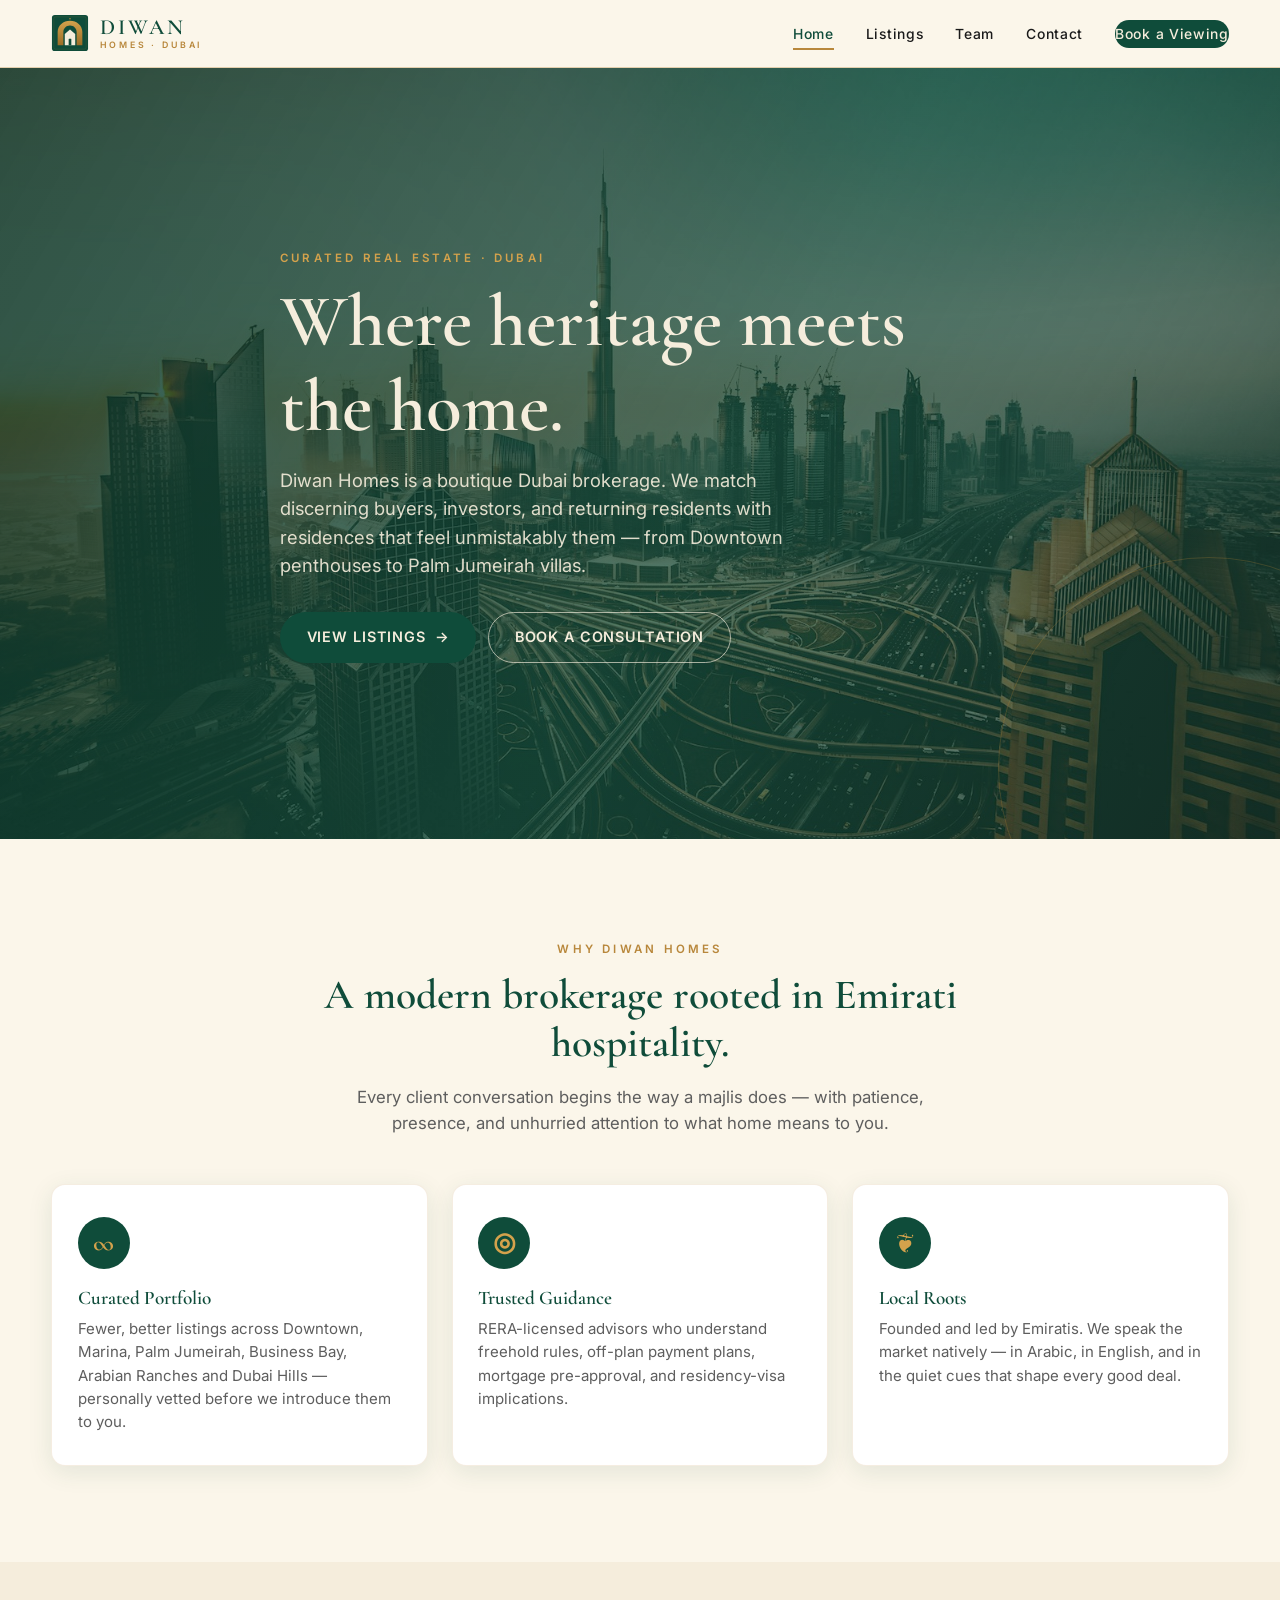
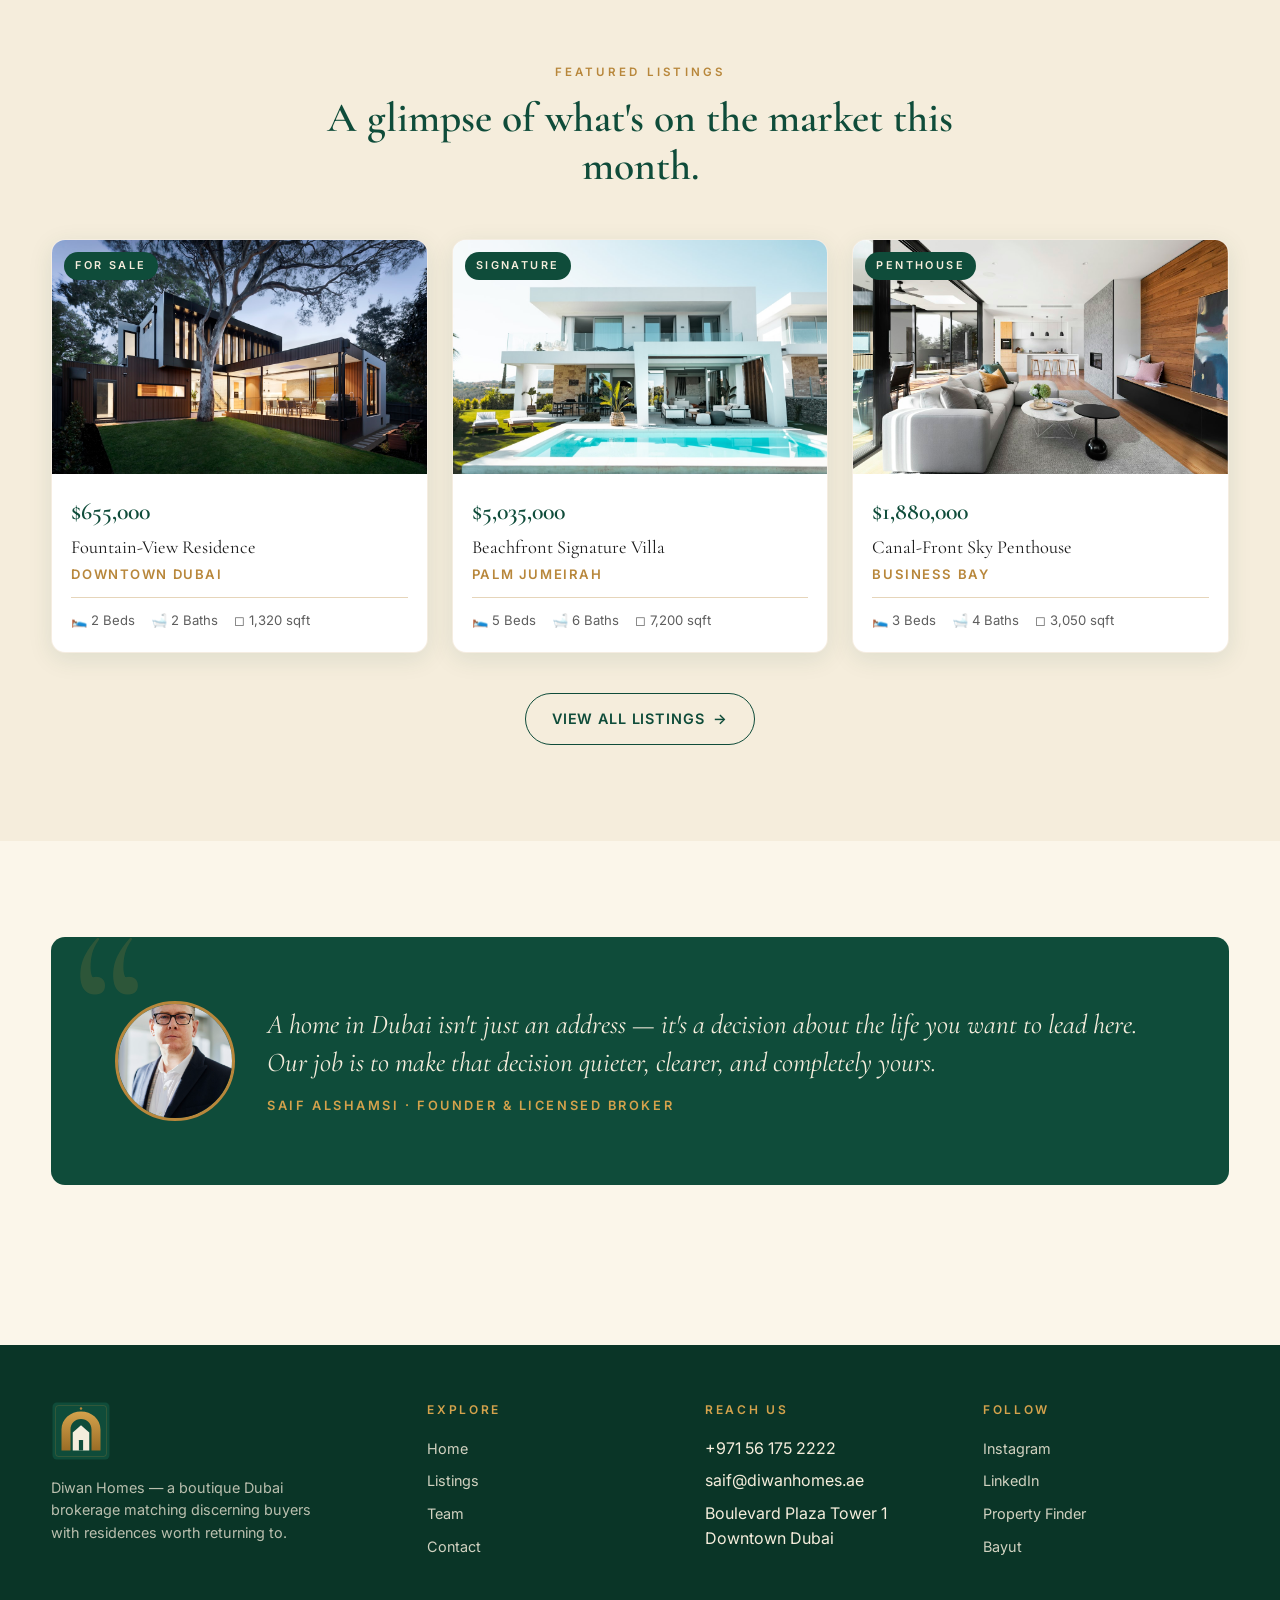
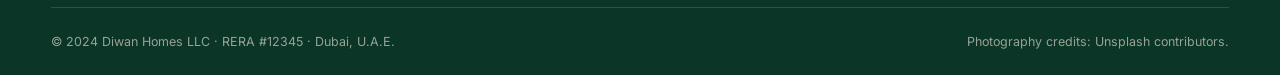
<file: index.html>
<!doctype html>
<html lang="en">
<head>
<meta charset="utf-8">
<meta name="viewport" content="width=device-width, initial-scale=1">
<title>Diwan Homes — Dubai Real Estate | Where Heritage Meets the Home</title>
<meta name="description" content="Diwan Homes is a Dubai-based real estate brokerage curating apartments, villas, and off-plan investments across the Emirate. Founded by Saif Alshamsi.">
<meta property="og:title" content="Diwan Homes — Dubai Real Estate">
<meta property="og:description" content="Curated properties across the Emirate of Dubai.">
<meta property="og:image" content="assets/logo-color.png">
<meta property="og:type" content="website">
<link rel="icon" type="image/svg+xml" href="assets/mark.svg">
<link rel="apple-touch-icon" href="assets/favicon-source.png">
<link rel="preconnect" href="https://fonts.googleapis.com">
<link rel="preconnect" href="https://fonts.gstatic.com" crossorigin>
<link href="https://fonts.googleapis.com/css2?family=Cormorant+Garamond:wght@500;600;700&family=Inter:wght@400;500;600&display=swap" rel="stylesheet">
<link rel="stylesheet" href="css/styles.css">
</head>
<body>

<header class="site-header">
  <div class="container nav">
    <a class="nav-brand" href="index.html">
      <img src="assets/mark.svg" alt="">
      <span class="stack">
        <span>DIWAN</span>
        <span class="sub">Homes &middot; Dubai</span>
      </span>
    </a>
    <button class="nav-toggle" aria-label="Toggle navigation" aria-expanded="false"><span></span></button>
    <ul class="nav-links">
      <li><a href="index.html">Home</a></li>
      <li><a href="listings.html">Listings</a></li>
      <li><a href="team.html">Team</a></li>
      <li><a href="contact.html">Contact</a></li>
      <li><a class="nav-cta" href="contact.html">Book a Viewing</a></li>
    </ul>
  </div>
</header>

<!-- HERO -->
<section class="hero">
  <div class="container hero-inner">
    <span class="eyebrow">Curated Real Estate &middot; Dubai</span>
    <h1>Where heritage meets the home.</h1>
    <p>Diwan Homes is a boutique Dubai brokerage. We match discerning buyers, investors, and returning residents with residences that feel unmistakably them &mdash; from Downtown penthouses to Palm Jumeirah villas.</p>
    <div class="hero-ctas">
      <a class="btn btn-primary" href="listings.html">View Listings <span class="arrow">&rarr;</span></a>
      <a class="btn btn-ghost" href="contact.html">Book a Consultation</a>
    </div>
  </div>
</section>

<!-- VALUE PROPS -->
<section>
  <div class="container">
    <div class="section-title">
      <span class="eyebrow">Why Diwan Homes</span>
      <h2>A modern brokerage rooted in Emirati hospitality.</h2>
      <p>Every client conversation begins the way a majlis does &mdash; with patience, presence, and unhurried attention to what home means to you.</p>
    </div>
    <div class="value-grid">
      <div class="value-card">
        <div class="icon">&#8734;</div>
        <h3>Curated Portfolio</h3>
        <p>Fewer, better listings across Downtown, Marina, Palm Jumeirah, Business Bay, Arabian Ranches and Dubai Hills &mdash; personally vetted before we introduce them to you.</p>
      </div>
      <div class="value-card">
        <div class="icon">&#9678;</div>
        <h3>Trusted Guidance</h3>
        <p>RERA-licensed advisors who understand freehold rules, off-plan payment plans, mortgage pre-approval, and residency-visa implications.</p>
      </div>
      <div class="value-card">
        <div class="icon">&#10086;</div>
        <h3>Local Roots</h3>
        <p>Founded and led by Emiratis. We speak the market natively &mdash; in Arabic, in English, and in the quiet cues that shape every good deal.</p>
      </div>
    </div>
  </div>
</section>

<!-- FEATURED LISTINGS -->
<section style="background:var(--cream);">
  <div class="container">
    <div class="section-title">
      <span class="eyebrow">Featured Listings</span>
      <h2>A glimpse of what's on the market this month.</h2>
    </div>
    <div class="featured-grid">
      <a class="prop-card" href="listings.html">
        <div class="thumb">
          <span class="tag">For Sale</span>
          <img src="assets/prop-downtown-apt.jpg" alt="Downtown Dubai 2BR apartment">
        </div>
        <div class="body">
          <div class="price">$655,000</div>
          <div class="title">Fountain-View Residence</div>
          <div class="neighborhood">Downtown Dubai</div>
          <div class="specs"><span>&#128716; 2 Beds</span><span>&#128705; 2 Baths</span><span>&#9723; 1,320 sqft</span></div>
        </div>
      </a>
      <a class="prop-card" href="listings.html">
        <div class="thumb">
          <span class="tag">Signature</span>
          <img src="assets/prop-palm-villa.jpg" alt="Palm Jumeirah 5BR villa">
        </div>
        <div class="body">
          <div class="price">$5,035,000</div>
          <div class="title">Beachfront Signature Villa</div>
          <div class="neighborhood">Palm Jumeirah</div>
          <div class="specs"><span>&#128716; 5 Beds</span><span>&#128705; 6 Baths</span><span>&#9723; 7,200 sqft</span></div>
        </div>
      </a>
      <a class="prop-card" href="listings.html">
        <div class="thumb">
          <span class="tag">Penthouse</span>
          <img src="assets/prop-businessbay-penthouse.jpg" alt="Business Bay penthouse">
        </div>
        <div class="body">
          <div class="price">$1,880,000</div>
          <div class="title">Canal-Front Sky Penthouse</div>
          <div class="neighborhood">Business Bay</div>
          <div class="specs"><span>&#128716; 3 Beds</span><span>&#128705; 4 Baths</span><span>&#9723; 3,050 sqft</span></div>
        </div>
      </a>
    </div>
    <div style="text-align:center; margin-top:2.5rem;">
      <a class="btn btn-outline" href="listings.html">View All Listings <span class="arrow">&rarr;</span></a>
    </div>
  </div>
</section>

<!-- FOUNDER QUOTE -->
<section>
  <div class="container">
    <div class="quote-block">
      <div class="headshot"><img src="assets/agent-saif.jpg" alt="Saif Alshamsi"></div>
      <div>
        <blockquote>
          A home in Dubai isn't just an address &mdash; it's a decision about the life you want to lead here. Our job is to make that decision quieter, clearer, and completely yours.
        </blockquote>
        <div class="attrib">Saif Alshamsi &middot; Founder &amp; Licensed Broker</div>
      </div>
    </div>
  </div>
</section>

<!-- FOOTER -->
<footer class="site-footer">
  <div class="container">
    <div class="footer-grid">
      <div class="footer-brand">
        <img src="assets/mark.svg" alt="Diwan Homes mark">
        <p>Diwan Homes &mdash; a boutique Dubai brokerage matching discerning buyers with residences worth returning to.</p>
      </div>
      <div class="footer-col">
        <h4>Explore</h4>
        <ul>
          <li><a href="index.html">Home</a></li>
          <li><a href="listings.html">Listings</a></li>
          <li><a href="team.html">Team</a></li>
          <li><a href="contact.html">Contact</a></li>
        </ul>
      </div>
      <div class="footer-col">
        <h4>Reach Us</h4>
        <ul>
          <li>+971 56 175 2222</li>
          <li>saif@diwanhomes.ae</li>
          <li>Boulevard Plaza Tower 1<br>Downtown Dubai</li>
        </ul>
      </div>
      <div class="footer-col">
        <h4>Follow</h4>
        <ul>
          <li><a href="#">Instagram</a></li>
          <li><a href="#">LinkedIn</a></li>
          <li><a href="#">Property Finder</a></li>
          <li><a href="#">Bayut</a></li>
        </ul>
      </div>
    </div>
    <div class="footer-bottom">
      <span>&copy; 2024 Diwan Homes LLC &middot; RERA #12345 &middot; Dubai, U.A.E.</span>
      <span>Photography credits: Unsplash contributors.</span>
    </div>
  </div>
</footer>

<script src="js/main.js"></script>
</body>
</html>
</file>
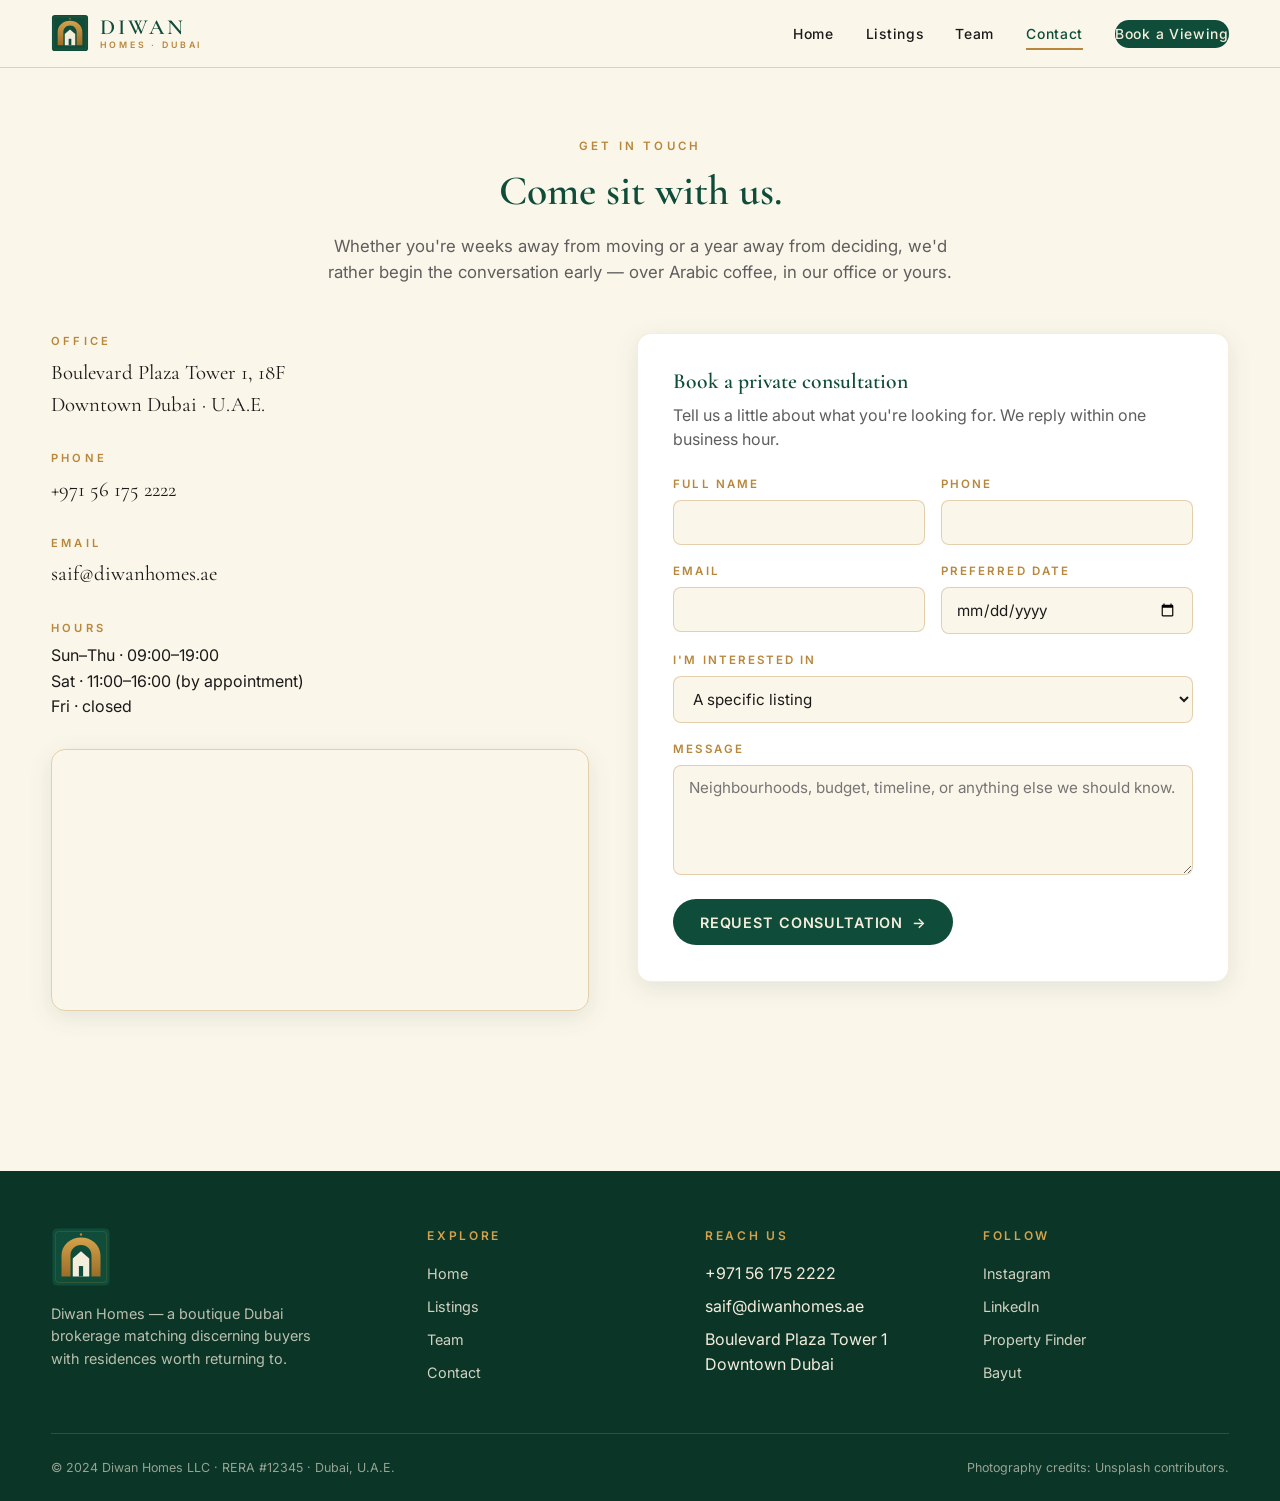
<file: contact.html>
<!doctype html>
<html lang="en">
<head>
<meta charset="utf-8">
<meta name="viewport" content="width=device-width, initial-scale=1">
<title>Contact &amp; Booking — Diwan Homes Dubai</title>
<meta name="description" content="Book a private viewing or a discovery consultation with Diwan Homes. Boulevard Plaza Tower 1, Downtown Dubai. +971 56 175 2222.">
<link rel="icon" type="image/svg+xml" href="assets/mark.svg">
<link rel="preconnect" href="https://fonts.googleapis.com">
<link rel="preconnect" href="https://fonts.gstatic.com" crossorigin>
<link href="https://fonts.googleapis.com/css2?family=Cormorant+Garamond:wght@500;600;700&family=Inter:wght@400;500;600&display=swap" rel="stylesheet">
<link rel="stylesheet" href="css/styles.css">
</head>
<body>

<header class="site-header">
  <div class="container nav">
    <a class="nav-brand" href="index.html">
      <img src="assets/mark.svg" alt="">
      <span class="stack">
        <span>DIWAN</span>
        <span class="sub">Homes &middot; Dubai</span>
      </span>
    </a>
    <button class="nav-toggle" aria-label="Toggle navigation" aria-expanded="false"><span></span></button>
    <ul class="nav-links">
      <li><a href="index.html">Home</a></li>
      <li><a href="listings.html">Listings</a></li>
      <li><a href="team.html">Team</a></li>
      <li><a href="contact.html">Contact</a></li>
      <li><a class="nav-cta" href="contact.html">Book a Viewing</a></li>
    </ul>
  </div>
</header>

<section style="padding-top:4rem;">
  <div class="container">
    <div class="section-title">
      <span class="eyebrow">Get In Touch</span>
      <h2>Come sit with us.</h2>
      <p>Whether you're weeks away from moving or a year away from deciding, we'd rather begin the conversation early &mdash; over Arabic coffee, in our office or yours.</p>
    </div>

    <div class="contact-grid">
      <div class="contact-info">
        <div class="contact-block">
          <div class="label">Office</div>
          <div class="val">Boulevard Plaza Tower 1, 18F<br>Downtown Dubai &middot; U.A.E.</div>
        </div>
        <div class="contact-block">
          <div class="label">Phone</div>
          <div class="val">+971 56 175 2222</div>
        </div>
        <div class="contact-block">
          <div class="label">Email</div>
          <div class="val"><a href="mailto:saif@diwanhomes.ae">saif@diwanhomes.ae</a></div>
        </div>
        <div class="contact-block">
          <div class="label">Hours</div>
          <div class="val" style="font-size:1rem; font-family:var(--sans); line-height:1.6;">
            Sun&ndash;Thu &middot; 09:00&ndash;19:00<br>
            Sat &middot; 11:00&ndash;16:00 (by appointment)<br>
            Fri &middot; closed
          </div>
        </div>

        <div class="map-embed">
          <iframe
            src="https://www.google.com/maps?q=Boulevard+Plaza+Tower+1+Downtown+Dubai&output=embed"
            loading="lazy" referrerpolicy="no-referrer-when-downgrade"
            title="Diwan Homes office location — Downtown Dubai">
          </iframe>
        </div>
      </div>

      <form class="contact-form" id="contact-form" novalidate>
        <h3 style="margin-top:0;">Book a private consultation</h3>
        <p style="margin-bottom:1.5rem;">Tell us a little about what you're looking for. We reply within one business hour.</p>

        <div class="form-row">
          <div class="form-field">
            <label for="name">Full name</label>
            <input id="name" name="name" type="text" required autocomplete="name">
          </div>
          <div class="form-field">
            <label for="phone">Phone</label>
            <input id="phone" name="phone" type="tel" required autocomplete="tel">
          </div>
        </div>
        <div class="form-row">
          <div class="form-field">
            <label for="email">Email</label>
            <input id="email" name="email" type="email" required autocomplete="email">
          </div>
          <div class="form-field">
            <label for="preferred_date">Preferred date</label>
            <input id="preferred_date" name="preferred_date" type="date">
          </div>
        </div>
        <div class="form-field">
          <label for="interest">I'm interested in</label>
          <select id="interest" name="interest">
            <option>A specific listing</option>
            <option>Apartments (any area)</option>
            <option>Villas &amp; townhouses</option>
            <option>Penthouses</option>
            <option>Off-plan investments</option>
            <option>Selling my property</option>
            <option>Just exploring</option>
          </select>
        </div>
        <div class="form-field">
          <label for="message">Message</label>
          <textarea id="message" name="message" placeholder="Neighbourhoods, budget, timeline, or anything else we should know."></textarea>
        </div>

        <button type="submit" class="btn btn-primary">Request Consultation <span class="arrow">&rarr;</span></button>
        <div class="form-status" role="status"></div>
      </form>
    </div>
  </div>
</section>

<footer class="site-footer">
  <div class="container">
    <div class="footer-grid">
      <div class="footer-brand">
        <img src="assets/mark.svg" alt="Diwan Homes mark">
        <p>Diwan Homes &mdash; a boutique Dubai brokerage matching discerning buyers with residences worth returning to.</p>
      </div>
      <div class="footer-col">
        <h4>Explore</h4>
        <ul>
          <li><a href="index.html">Home</a></li>
          <li><a href="listings.html">Listings</a></li>
          <li><a href="team.html">Team</a></li>
          <li><a href="contact.html">Contact</a></li>
        </ul>
      </div>
      <div class="footer-col">
        <h4>Reach Us</h4>
        <ul>
          <li>+971 56 175 2222</li>
          <li>saif@diwanhomes.ae</li>
          <li>Boulevard Plaza Tower 1<br>Downtown Dubai</li>
        </ul>
      </div>
      <div class="footer-col">
        <h4>Follow</h4>
        <ul>
          <li><a href="#">Instagram</a></li>
          <li><a href="#">LinkedIn</a></li>
          <li><a href="#">Property Finder</a></li>
          <li><a href="#">Bayut</a></li>
        </ul>
      </div>
    </div>
    <div class="footer-bottom">
      <span>&copy; 2024 Diwan Homes LLC &middot; RERA #12345 &middot; Dubai, U.A.E.</span>
      <span>Photography credits: Unsplash contributors.</span>
    </div>
  </div>
</footer>

<script src="js/main.js"></script>
</body>
</html>
</file>
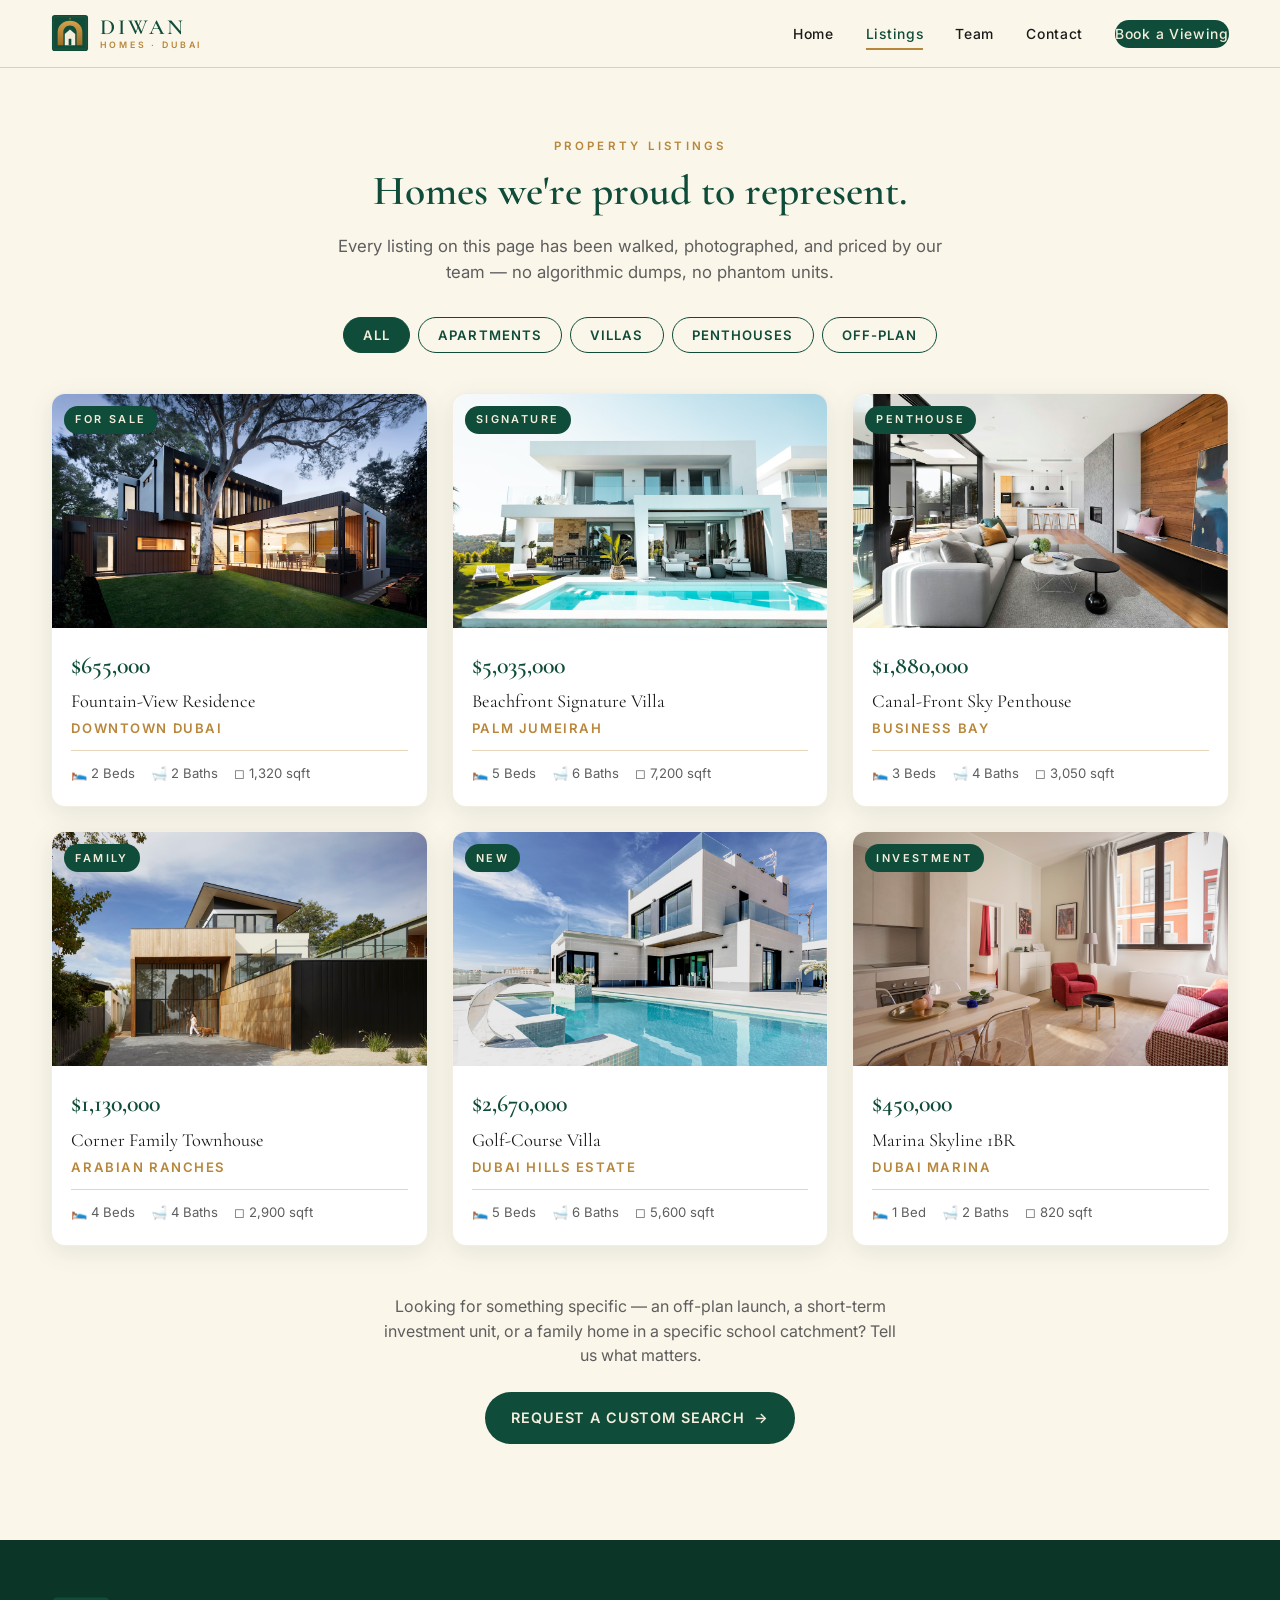
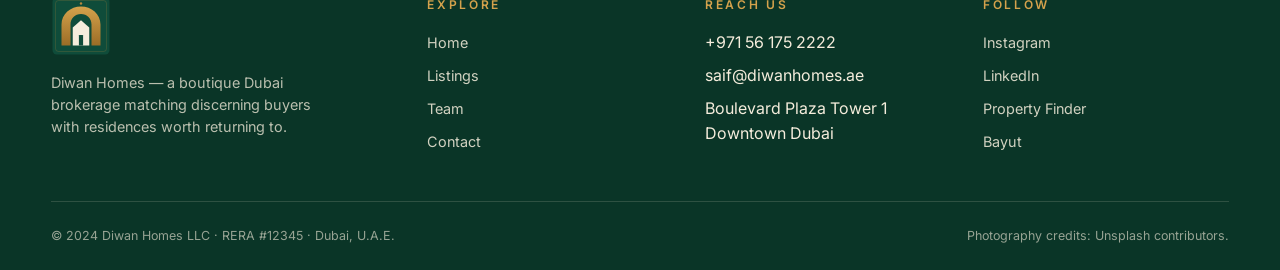
<file: listings.html>
<!doctype html>
<html lang="en">
<head>
<meta charset="utf-8">
<meta name="viewport" content="width=device-width, initial-scale=1">
<title>Listings — Diwan Homes Dubai</title>
<meta name="description" content="Browse Diwan Homes' curated Dubai property listings: apartments, villas, and off-plan investments across Downtown, Palm Jumeirah, Marina, Business Bay, Arabian Ranches and Dubai Hills.">
<link rel="icon" type="image/svg+xml" href="assets/mark.svg">
<link rel="preconnect" href="https://fonts.googleapis.com">
<link rel="preconnect" href="https://fonts.gstatic.com" crossorigin>
<link href="https://fonts.googleapis.com/css2?family=Cormorant+Garamond:wght@500;600;700&family=Inter:wght@400;500;600&display=swap" rel="stylesheet">
<link rel="stylesheet" href="css/styles.css">
</head>
<body>

<header class="site-header">
  <div class="container nav">
    <a class="nav-brand" href="index.html">
      <img src="assets/mark.svg" alt="">
      <span class="stack">
        <span>DIWAN</span>
        <span class="sub">Homes &middot; Dubai</span>
      </span>
    </a>
    <button class="nav-toggle" aria-label="Toggle navigation" aria-expanded="false"><span></span></button>
    <ul class="nav-links">
      <li><a href="index.html">Home</a></li>
      <li><a href="listings.html">Listings</a></li>
      <li><a href="team.html">Team</a></li>
      <li><a href="contact.html">Contact</a></li>
      <li><a class="nav-cta" href="contact.html">Book a Viewing</a></li>
    </ul>
  </div>
</header>

<section style="padding-top:4rem; padding-bottom:2rem;">
  <div class="container">
    <div class="section-title" style="margin-bottom:2rem;">
      <span class="eyebrow">Property Listings</span>
      <h2>Homes we're proud to represent.</h2>
      <p>Every listing on this page has been walked, photographed, and priced by our team &mdash; no algorithmic dumps, no phantom units.</p>
    </div>

    <div class="filter-bar" role="tablist" aria-label="Filter listings by property type">
      <button class="chip active" data-filter="all">All</button>
      <button class="chip" data-filter="apartment">Apartments</button>
      <button class="chip" data-filter="villa">Villas</button>
      <button class="chip" data-filter="penthouse">Penthouses</button>
      <button class="chip" data-filter="offplan">Off-Plan</button>
    </div>

    <div class="listings-grid">
      <article class="prop-card" data-category="apartment">
        <div class="thumb">
          <span class="tag">For Sale</span>
          <img src="assets/prop-downtown-apt.jpg" alt="Downtown Dubai apartment">
        </div>
        <div class="body">
          <div class="price">$655,000</div>
          <div class="title">Fountain-View Residence</div>
          <div class="neighborhood">Downtown Dubai</div>
          <div class="specs"><span>&#128716; 2 Beds</span><span>&#128705; 2 Baths</span><span>&#9723; 1,320 sqft</span></div>
        </div>
      </article>

      <article class="prop-card" data-category="villa">
        <div class="thumb">
          <span class="tag">Signature</span>
          <img src="assets/prop-palm-villa.jpg" alt="Palm Jumeirah beachfront villa">
        </div>
        <div class="body">
          <div class="price">$5,035,000</div>
          <div class="title">Beachfront Signature Villa</div>
          <div class="neighborhood">Palm Jumeirah</div>
          <div class="specs"><span>&#128716; 5 Beds</span><span>&#128705; 6 Baths</span><span>&#9723; 7,200 sqft</span></div>
        </div>
      </article>

      <article class="prop-card" data-category="penthouse">
        <div class="thumb">
          <span class="tag">Penthouse</span>
          <img src="assets/prop-businessbay-penthouse.jpg" alt="Business Bay penthouse">
        </div>
        <div class="body">
          <div class="price">$1,880,000</div>
          <div class="title">Canal-Front Sky Penthouse</div>
          <div class="neighborhood">Business Bay</div>
          <div class="specs"><span>&#128716; 3 Beds</span><span>&#128705; 4 Baths</span><span>&#9723; 3,050 sqft</span></div>
        </div>
      </article>

      <article class="prop-card" data-category="villa">
        <div class="thumb">
          <span class="tag">Family</span>
          <img src="assets/prop-arabian-ranches.jpg" alt="Arabian Ranches townhouse">
        </div>
        <div class="body">
          <div class="price">$1,130,000</div>
          <div class="title">Corner Family Townhouse</div>
          <div class="neighborhood">Arabian Ranches</div>
          <div class="specs"><span>&#128716; 4 Beds</span><span>&#128705; 4 Baths</span><span>&#9723; 2,900 sqft</span></div>
        </div>
      </article>

      <article class="prop-card" data-category="villa">
        <div class="thumb">
          <span class="tag">New</span>
          <img src="assets/prop-dubai-hills.jpg" alt="Dubai Hills villa">
        </div>
        <div class="body">
          <div class="price">$2,670,000</div>
          <div class="title">Golf-Course Villa</div>
          <div class="neighborhood">Dubai Hills Estate</div>
          <div class="specs"><span>&#128716; 5 Beds</span><span>&#128705; 6 Baths</span><span>&#9723; 5,600 sqft</span></div>
        </div>
      </article>

      <article class="prop-card" data-category="apartment">
        <div class="thumb">
          <span class="tag">Investment</span>
          <img src="assets/prop-marina-apt.jpg" alt="Dubai Marina apartment">
        </div>
        <div class="body">
          <div class="price">$450,000</div>
          <div class="title">Marina Skyline 1BR</div>
          <div class="neighborhood">Dubai Marina</div>
          <div class="specs"><span>&#128716; 1 Bed</span><span>&#128705; 2 Baths</span><span>&#9723; 820 sqft</span></div>
        </div>
      </article>
    </div>

    <div style="text-align:center; margin-top:3rem;">
      <p style="max-width:520px; margin:0 auto 1.5rem;">Looking for something specific &mdash; an off-plan launch, a short-term investment unit, or a family home in a specific school catchment? Tell us what matters.</p>
      <a class="btn btn-primary" href="contact.html">Request a Custom Search <span class="arrow">&rarr;</span></a>
    </div>
  </div>
</section>

<footer class="site-footer">
  <div class="container">
    <div class="footer-grid">
      <div class="footer-brand">
        <img src="assets/mark.svg" alt="Diwan Homes mark">
        <p>Diwan Homes &mdash; a boutique Dubai brokerage matching discerning buyers with residences worth returning to.</p>
      </div>
      <div class="footer-col">
        <h4>Explore</h4>
        <ul>
          <li><a href="index.html">Home</a></li>
          <li><a href="listings.html">Listings</a></li>
          <li><a href="team.html">Team</a></li>
          <li><a href="contact.html">Contact</a></li>
        </ul>
      </div>
      <div class="footer-col">
        <h4>Reach Us</h4>
        <ul>
          <li>+971 56 175 2222</li>
          <li>saif@diwanhomes.ae</li>
          <li>Boulevard Plaza Tower 1<br>Downtown Dubai</li>
        </ul>
      </div>
      <div class="footer-col">
        <h4>Follow</h4>
        <ul>
          <li><a href="#">Instagram</a></li>
          <li><a href="#">LinkedIn</a></li>
          <li><a href="#">Property Finder</a></li>
          <li><a href="#">Bayut</a></li>
        </ul>
      </div>
    </div>
    <div class="footer-bottom">
      <span>&copy; 2024 Diwan Homes LLC &middot; RERA #12345 &middot; Dubai, U.A.E.</span>
      <span>Photography credits: Unsplash contributors.</span>
    </div>
  </div>
</footer>

<script src="js/main.js"></script>
</body>
</html>
</file>
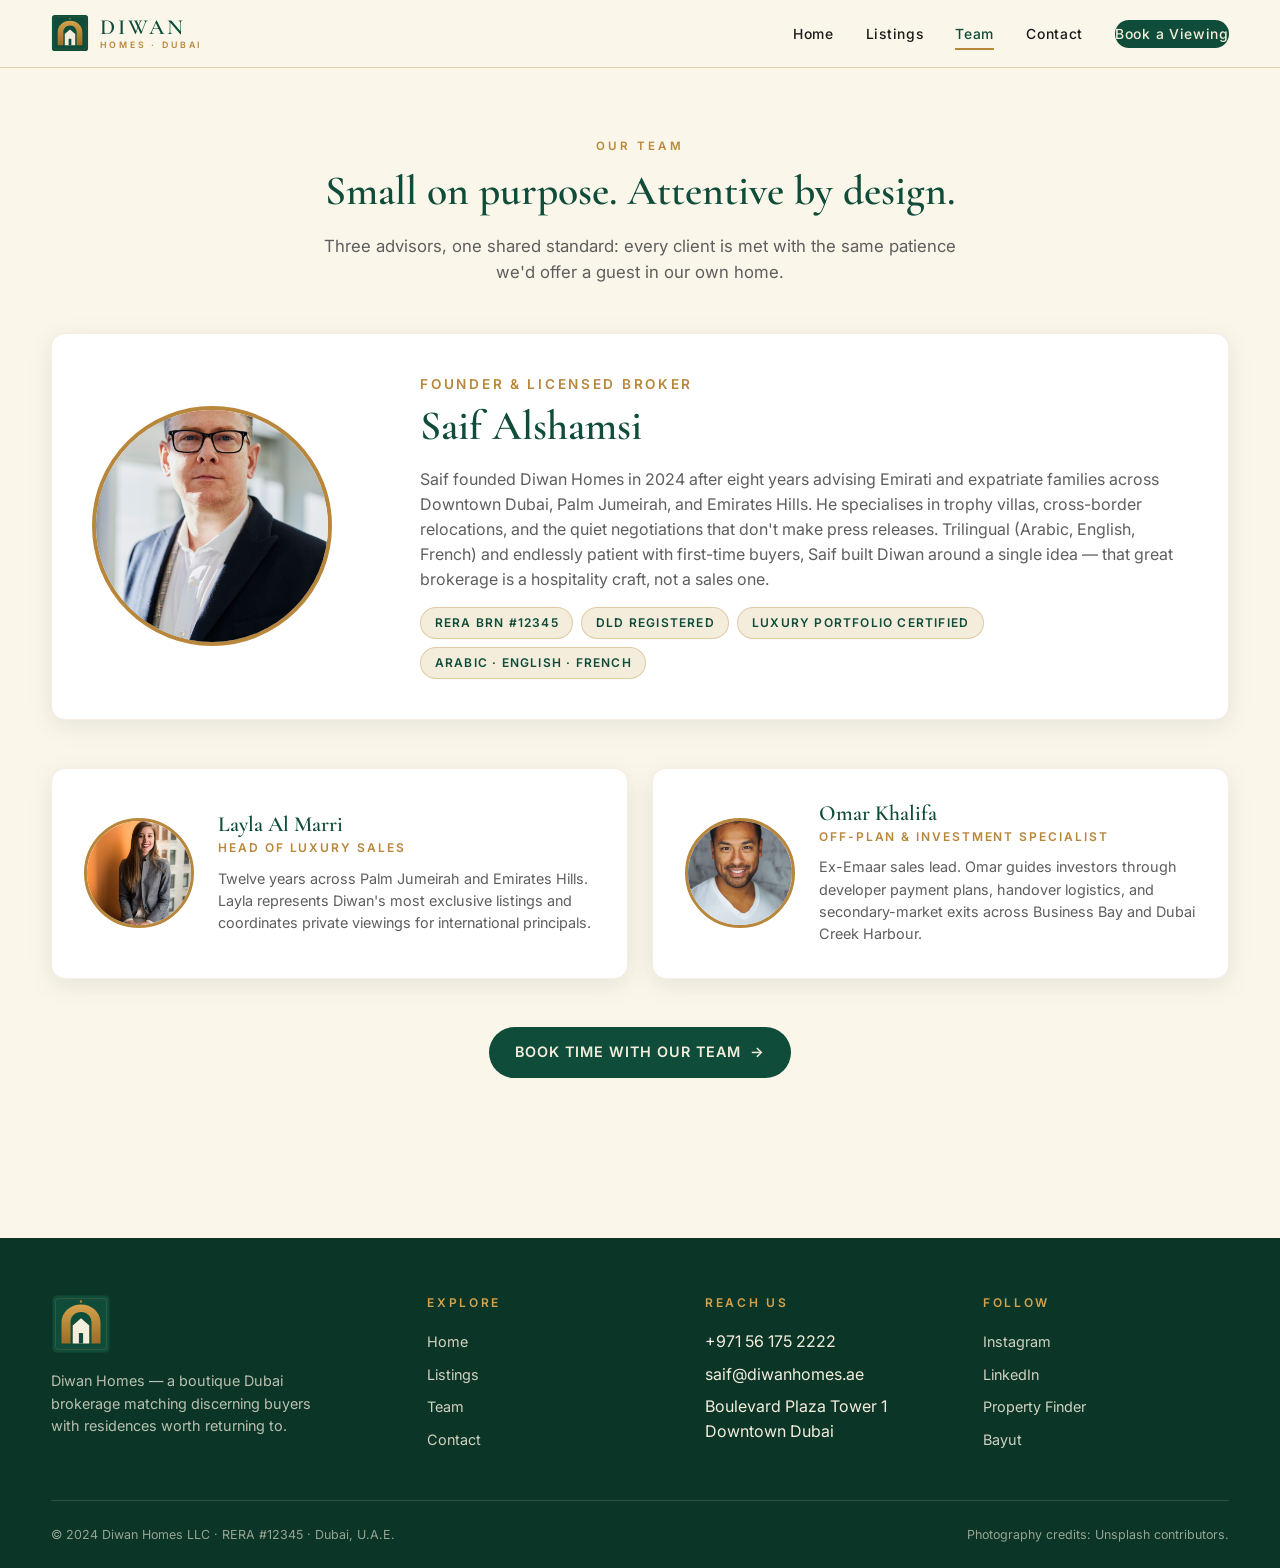
<file: team.html>
<!doctype html>
<html lang="en">
<head>
<meta charset="utf-8">
<meta name="viewport" content="width=device-width, initial-scale=1">
<title>Our Team — Diwan Homes Dubai</title>
<meta name="description" content="Meet the Diwan Homes team: Saif Alshamsi (Founder & Licensed Broker) and our senior advisors across luxury sales and off-plan investment.">
<link rel="icon" type="image/svg+xml" href="assets/mark.svg">
<link rel="preconnect" href="https://fonts.googleapis.com">
<link rel="preconnect" href="https://fonts.gstatic.com" crossorigin>
<link href="https://fonts.googleapis.com/css2?family=Cormorant+Garamond:wght@500;600;700&family=Inter:wght@400;500;600&display=swap" rel="stylesheet">
<link rel="stylesheet" href="css/styles.css">
</head>
<body>

<header class="site-header">
  <div class="container nav">
    <a class="nav-brand" href="index.html">
      <img src="assets/mark.svg" alt="">
      <span class="stack">
        <span>DIWAN</span>
        <span class="sub">Homes &middot; Dubai</span>
      </span>
    </a>
    <button class="nav-toggle" aria-label="Toggle navigation" aria-expanded="false"><span></span></button>
    <ul class="nav-links">
      <li><a href="index.html">Home</a></li>
      <li><a href="listings.html">Listings</a></li>
      <li><a href="team.html">Team</a></li>
      <li><a href="contact.html">Contact</a></li>
      <li><a class="nav-cta" href="contact.html">Book a Viewing</a></li>
    </ul>
  </div>
</header>

<section style="padding-top:4rem;">
  <div class="container">
    <div class="section-title">
      <span class="eyebrow">Our Team</span>
      <h2>Small on purpose. Attentive by design.</h2>
      <p>Three advisors, one shared standard: every client is met with the same patience we'd offer a guest in our own home.</p>
    </div>

    <div class="team-header">
      <div class="avatar"><img src="assets/agent-saif.jpg" alt="Saif Alshamsi"></div>
      <div>
        <div class="role">Founder &amp; Licensed Broker</div>
        <h2>Saif Alshamsi</h2>
        <p>Saif founded Diwan Homes in 2024 after eight years advising Emirati and expatriate families across Downtown Dubai, Palm Jumeirah, and Emirates Hills. He specialises in trophy villas, cross-border relocations, and the quiet negotiations that don't make press releases. Trilingual (Arabic, English, French) and endlessly patient with first-time buyers, Saif built Diwan around a single idea &mdash; that great brokerage is a hospitality craft, not a sales one.</p>
        <div class="credentials">
          <span class="badge">RERA BRN #12345</span>
          <span class="badge">DLD Registered</span>
          <span class="badge">Luxury Portfolio Certified</span>
          <span class="badge">Arabic &middot; English &middot; French</span>
        </div>
      </div>
    </div>

    <div class="team-grid">
      <article class="team-card">
        <div class="avatar"><img src="assets/agent-layla.jpg" alt="Layla Al Marri"></div>
        <div>
          <h3>Layla Al Marri</h3>
          <div class="role">Head of Luxury Sales</div>
          <p>Twelve years across Palm Jumeirah and Emirates Hills. Layla represents Diwan's most exclusive listings and coordinates private viewings for international principals.</p>
        </div>
      </article>

      <article class="team-card">
        <div class="avatar"><img src="assets/agent-omar.jpg" alt="Omar Khalifa"></div>
        <div>
          <h3>Omar Khalifa</h3>
          <div class="role">Off-Plan &amp; Investment Specialist</div>
          <p>Ex-Emaar sales lead. Omar guides investors through developer payment plans, handover logistics, and secondary-market exits across Business Bay and Dubai Creek Harbour.</p>
        </div>
      </article>
    </div>

    <div style="text-align:center; margin-top:3rem;">
      <a class="btn btn-primary" href="contact.html">Book Time With Our Team <span class="arrow">&rarr;</span></a>
    </div>
  </div>
</section>

<footer class="site-footer">
  <div class="container">
    <div class="footer-grid">
      <div class="footer-brand">
        <img src="assets/mark.svg" alt="Diwan Homes mark">
        <p>Diwan Homes &mdash; a boutique Dubai brokerage matching discerning buyers with residences worth returning to.</p>
      </div>
      <div class="footer-col">
        <h4>Explore</h4>
        <ul>
          <li><a href="index.html">Home</a></li>
          <li><a href="listings.html">Listings</a></li>
          <li><a href="team.html">Team</a></li>
          <li><a href="contact.html">Contact</a></li>
        </ul>
      </div>
      <div class="footer-col">
        <h4>Reach Us</h4>
        <ul>
          <li>+971 56 175 2222</li>
          <li>saif@diwanhomes.ae</li>
          <li>Boulevard Plaza Tower 1<br>Downtown Dubai</li>
        </ul>
      </div>
      <div class="footer-col">
        <h4>Follow</h4>
        <ul>
          <li><a href="#">Instagram</a></li>
          <li><a href="#">LinkedIn</a></li>
          <li><a href="#">Property Finder</a></li>
          <li><a href="#">Bayut</a></li>
        </ul>
      </div>
    </div>
    <div class="footer-bottom">
      <span>&copy; 2024 Diwan Homes LLC &middot; RERA #12345 &middot; Dubai, U.A.E.</span>
      <span>Photography credits: Unsplash contributors.</span>
    </div>
  </div>
</footer>

<script src="js/main.js"></script>
</body>
</html>
</file>
<file: css/styles.css>
/* =====================================================
   Diwan Homes — Dubai
   Design tokens shared with logo and business card
   ===================================================== */
:root{
  --emerald:#0F4C3A;
  --emerald-deep:#0A3527;
  --emerald-soft:#1A6B54;
  --bronze:#B8873B;
  --bronze-light:#D4A24C;
  --cream:#F5EDDC;
  --cream-soft:#FBF6EA;
  --charcoal:#1A1A1A;
  --muted:#5E5E5E;
  --border:rgba(184,135,59,0.35);
  --shadow-soft:0 6px 24px rgba(15,76,58,0.10);
  --shadow-hover:0 14px 40px rgba(15,76,58,0.18);

  --serif:'Cormorant Garamond', Georgia, 'Times New Roman', serif;
  --sans:'Inter', 'Segoe UI', -apple-system, BlinkMacSystemFont, Arial, sans-serif;

  --w-max:1200px;
  --radius:14px;
  --radius-sm:8px;
}

*{ box-sizing:border-box; }
html{ scroll-behavior:smooth; }
body{
  margin:0;
  font-family:var(--sans);
  color:var(--charcoal);
  background:var(--cream-soft);
  line-height:1.55;
  -webkit-font-smoothing:antialiased;
  -moz-osx-font-smoothing:grayscale;
}
img{ max-width:100%; display:block; }
a{ color:inherit; text-decoration:none; }

/* Typography ------------------------------------------------ */
.h-serif{ font-family:var(--serif); font-weight:600; line-height:1.1; letter-spacing:0.005em; }
h1,h2,h3{ font-family:var(--serif); font-weight:600; line-height:1.15; margin:0 0 0.4em; color:var(--emerald); }
h1{ font-size:clamp(2.4rem, 5vw, 4rem); }
h2{ font-size:clamp(1.8rem, 3.5vw, 2.6rem); }
h3{ font-size:1.35rem; color:var(--charcoal); }
p{ margin:0 0 1em; color:var(--muted); }
.eyebrow{
  display:inline-block;
  font-size:0.72rem; letter-spacing:0.28em; text-transform:uppercase;
  color:var(--bronze); font-weight:600; margin-bottom:0.8rem;
}

/* Layout containers ---------------------------------------- */
.container{ width:min(var(--w-max), 92%); margin:0 auto; }
section{ padding:clamp(3.5rem, 8vw, 6rem) 0; }
.section-title{ text-align:center; max-width:640px; margin:0 auto 3rem; }
.section-title p{ font-size:1.05rem; }

/* Buttons --------------------------------------------------- */
.btn{
  display:inline-flex; align-items:center; gap:0.55rem;
  padding:0.85rem 1.6rem;
  font-family:var(--sans); font-weight:600; font-size:0.9rem;
  letter-spacing:0.06em; text-transform:uppercase;
  border-radius:999px; border:1.5px solid transparent;
  cursor:pointer; transition:all 0.25s ease;
  text-decoration:none;
}
.btn-primary{ background:var(--emerald); color:var(--cream); }
.btn-primary:hover{ background:var(--emerald-deep); transform:translateY(-1px); box-shadow:var(--shadow-hover); }
.btn-ghost{ background:transparent; color:var(--cream); border-color:rgba(245,237,220,0.65); }
.btn-ghost:hover{ background:var(--cream); color:var(--emerald); }
.btn-outline{ background:transparent; color:var(--emerald); border-color:var(--emerald); }
.btn-outline:hover{ background:var(--emerald); color:var(--cream); }
.btn .arrow{ display:inline-block; transition:transform 0.2s; }
.btn:hover .arrow{ transform:translateX(3px); }

/* Header / navigation ------------------------------------- */
.site-header{
  position:sticky; top:0; z-index:50;
  background:rgba(251,246,234,0.94);
  backdrop-filter:blur(10px);
  border-bottom:1px solid var(--border);
}
.nav{
  display:flex; justify-content:space-between; align-items:center;
  padding:0.9rem 0;
}
.nav-brand{ display:flex; align-items:center; gap:0.65rem; font-family:var(--serif); font-weight:600; color:var(--emerald); font-size:1.4rem; letter-spacing:0.08em; }
.nav-brand img{ width:38px; height:38px; }
.nav-brand .sub{ font-family:var(--sans); font-size:0.55rem; letter-spacing:0.32em; color:var(--bronze); text-transform:uppercase; font-weight:600; display:block; line-height:1; margin-top:2px; }
.nav-brand .stack{ display:flex; flex-direction:column; line-height:1; }
.nav-brand .stack span:first-child{ font-size:1.35rem; letter-spacing:0.14em; }

.nav-links{ display:flex; gap:2rem; align-items:center; list-style:none; margin:0; padding:0; }
.nav-links a{
  font-size:0.87rem; font-weight:500; letter-spacing:0.05em;
  color:var(--charcoal); position:relative; padding:0.35rem 0;
  transition:color 0.2s;
}
.nav-links a:hover, .nav-links a.active{ color:var(--emerald); }
.nav-links a.active::after{
  content:""; position:absolute; left:0; right:0; bottom:-2px;
  height:2px; background:var(--bronze);
}
.nav-cta{ background:var(--emerald); color:var(--cream) !important; padding:0.6rem 1.25rem; border-radius:999px; }
.nav-cta:hover{ background:var(--emerald-deep); }
.nav-cta::after{ display:none !important; }

.nav-toggle{
  display:none; background:transparent; border:none; cursor:pointer;
  width:44px; height:44px; padding:0; align-items:center; justify-content:center;
}
.nav-toggle span{
  display:block; width:24px; height:2px; background:var(--emerald);
  position:relative; transition:all 0.25s;
}
.nav-toggle span::before, .nav-toggle span::after{
  content:""; position:absolute; left:0; width:24px; height:2px; background:var(--emerald);
  transition:all 0.25s;
}
.nav-toggle span::before{ top:-7px; }
.nav-toggle span::after{ top:7px; }
.nav-toggle.open span{ background:transparent; }
.nav-toggle.open span::before{ top:0; transform:rotate(45deg); }
.nav-toggle.open span::after{ top:0; transform:rotate(-45deg); }

/* Hero ------------------------------------------------------ */
.hero{
  position:relative;
  min-height:82vh;
  display:flex; align-items:center;
  color:var(--cream);
  background:
    linear-gradient(120deg, rgba(10,53,39,0.86) 0%, rgba(15,76,58,0.72) 55%, rgba(10,53,39,0.6) 100%),
    url('../assets/hero-dubai.jpg') center/cover no-repeat;
  overflow:hidden;
}
.hero::after{
  content:""; position:absolute; right:-140px; bottom:-140px;
  width:420px; height:420px; border:1px solid rgba(184,135,59,0.25);
  border-radius:50%;
}
.hero-inner{ position:relative; z-index:2; max-width:720px; padding:5rem 0; }
.hero .eyebrow{ color:var(--bronze-light); }
.hero h1{ color:var(--cream); font-size:clamp(2.6rem, 6vw, 4.6rem); margin-bottom:1rem; }
.hero p{ color:rgba(245,237,220,0.9); font-size:1.15rem; max-width:520px; margin-bottom:2rem; }
.hero-ctas{ display:flex; gap:0.75rem; flex-wrap:wrap; }

/* Value props (Home) -------------------------------------- */
.value-grid{
  display:grid; grid-template-columns:repeat(3, 1fr); gap:1.5rem;
}
.value-card{
  background:#fff; border-radius:var(--radius);
  padding:2rem 1.6rem; box-shadow:var(--shadow-soft);
  border:1px solid rgba(184,135,59,0.15);
  transition:transform 0.25s, box-shadow 0.25s;
}
.value-card:hover{ transform:translateY(-4px); box-shadow:var(--shadow-hover); }
.value-card .icon{
  width:52px; height:52px; border-radius:50%;
  background:var(--emerald); color:var(--bronze-light);
  display:grid; place-items:center; margin-bottom:1.1rem;
  font-family:var(--serif); font-size:1.6rem; font-weight:600;
}
.value-card h3{ color:var(--emerald); margin-bottom:0.5rem; font-size:1.2rem; }
.value-card p{ font-size:0.94rem; margin:0; }

/* Featured listings strip (Home) --------------------------- */
.featured-grid{
  display:grid; grid-template-columns:repeat(3, 1fr); gap:1.5rem;
}

/* Property card (Home + Listings) -------------------------- */
.prop-card{
  background:#fff; border-radius:var(--radius); overflow:hidden;
  box-shadow:var(--shadow-soft);
  display:flex; flex-direction:column;
  transition:transform 0.25s, box-shadow 0.25s;
  border:1px solid rgba(184,135,59,0.15);
}
.prop-card:hover{ transform:translateY(-4px); box-shadow:var(--shadow-hover); }
.prop-card .thumb{
  aspect-ratio:16/10; overflow:hidden; background:#eee; position:relative;
}
.prop-card .thumb img{ width:100%; height:100%; object-fit:cover; transition:transform 0.5s; }
.prop-card:hover .thumb img{ transform:scale(1.05); }
.prop-card .tag{
  position:absolute; top:12px; left:12px;
  background:var(--emerald); color:var(--cream);
  font-size:0.68rem; letter-spacing:0.22em; text-transform:uppercase;
  padding:0.35rem 0.7rem; border-radius:999px; font-weight:600;
}
.prop-card .body{ padding:1.2rem 1.2rem 1.4rem; }
.prop-card .price{
  font-family:var(--serif); font-size:1.5rem; color:var(--emerald);
  font-weight:600; margin-bottom:0.2rem;
}
.prop-card .title{ font-family:var(--serif); font-size:1.15rem; color:var(--charcoal); margin-bottom:0.15rem; }
.prop-card .neighborhood{ font-size:0.82rem; color:var(--bronze); letter-spacing:0.12em; text-transform:uppercase; font-weight:600; margin-bottom:0.75rem; }
.prop-card .specs{ display:flex; gap:1rem; font-size:0.82rem; color:var(--muted); border-top:1px solid var(--border); padding-top:0.75rem; }
.prop-card .specs span{ display:inline-flex; align-items:center; gap:0.3rem; }

/* Quote block (Home) --------------------------------------- */
.quote-block{
  background:var(--emerald); color:var(--cream); border-radius:var(--radius);
  padding:clamp(2.5rem, 5vw, 4rem);
  display:grid; grid-template-columns:auto 1fr; gap:2rem; align-items:center;
  position:relative; overflow:hidden;
}
.quote-block::before{
  content:"\201C"; position:absolute; top:-40px; left:20px;
  font-family:var(--serif); font-size:14rem; color:var(--bronze); opacity:0.18;
  line-height:1;
}
.quote-block .headshot{
  width:120px; height:120px; border-radius:50%; overflow:hidden;
  border:3px solid var(--bronze);
}
.quote-block .headshot img{ width:100%; height:100%; object-fit:cover; }
.quote-block blockquote{
  margin:0; font-family:var(--serif); font-size:clamp(1.3rem, 2.4vw, 1.7rem);
  font-style:italic; line-height:1.4; color:var(--cream);
}
.quote-block .attrib{
  margin-top:0.9rem; font-family:var(--sans); font-size:0.8rem;
  letter-spacing:0.2em; text-transform:uppercase; color:var(--bronze-light);
  font-style:normal; font-weight:600;
}

/* Listings filter chips ----------------------------------- */
.filter-bar{
  display:flex; flex-wrap:wrap; gap:0.5rem; justify-content:center;
  margin-bottom:2.5rem;
}
.chip{
  padding:0.55rem 1.2rem; border-radius:999px;
  border:1.5px solid var(--emerald); background:transparent;
  font-family:var(--sans); font-size:0.82rem; font-weight:600;
  letter-spacing:0.08em; text-transform:uppercase; color:var(--emerald);
  cursor:pointer; transition:all 0.2s;
}
.chip:hover{ background:var(--emerald); color:var(--cream); }
.chip.active{ background:var(--emerald); color:var(--cream); }
.listings-grid{
  display:grid; grid-template-columns:repeat(3, 1fr); gap:1.5rem;
}

/* Team ----------------------------------------------------- */
.team-header{
  display:grid; grid-template-columns:280px 1fr; gap:3rem; align-items:center;
  background:#fff; border-radius:var(--radius); padding:2.5rem;
  box-shadow:var(--shadow-soft); border:1px solid rgba(184,135,59,0.15);
  margin-bottom:3rem;
}
.team-header .avatar{
  width:240px; height:240px; border-radius:50%; overflow:hidden;
  border:4px solid var(--bronze);
}
.team-header .avatar img{ width:100%; height:100%; object-fit:cover; }
.team-header .role{ color:var(--bronze); letter-spacing:0.2em; text-transform:uppercase; font-size:0.85rem; font-weight:600; margin-bottom:0.5rem; }
.team-header h2{ margin-top:0; }
.team-header .credentials{ display:flex; flex-wrap:wrap; gap:0.5rem; margin-top:1rem; }
.team-header .badge{
  padding:0.35rem 0.85rem; background:var(--cream); color:var(--emerald);
  font-size:0.75rem; letter-spacing:0.1em; text-transform:uppercase; font-weight:600;
  border-radius:999px; border:1px solid var(--border);
}

.team-grid{ display:grid; grid-template-columns:repeat(2, 1fr); gap:1.5rem; }
.team-card{
  background:#fff; border-radius:var(--radius); padding:2rem;
  box-shadow:var(--shadow-soft); border:1px solid rgba(184,135,59,0.15);
  display:flex; gap:1.5rem; align-items:center;
}
.team-card .avatar{ width:110px; height:110px; border-radius:50%; overflow:hidden; border:3px solid var(--bronze); flex:0 0 110px; }
.team-card .avatar img{ width:100%; height:100%; object-fit:cover; }
.team-card h3{ margin:0 0 0.15rem; color:var(--emerald); }
.team-card .role{ color:var(--bronze); font-size:0.75rem; letter-spacing:0.16em; text-transform:uppercase; font-weight:600; margin-bottom:0.6rem; }
.team-card p{ font-size:0.9rem; margin:0; }

/* Contact -------------------------------------------------- */
.contact-grid{
  display:grid; grid-template-columns:1fr 1.1fr; gap:3rem;
  align-items:start;
}
.contact-info{ }
.contact-block{ margin-bottom:1.8rem; }
.contact-block .label{
  font-size:0.7rem; letter-spacing:0.28em; text-transform:uppercase;
  color:var(--bronze); font-weight:600; margin-bottom:0.4rem;
}
.contact-block .val{
  font-family:var(--serif); font-size:1.3rem; color:var(--charcoal);
}
.map-embed{
  border-radius:var(--radius); overflow:hidden; margin-top:1.5rem;
  border:1px solid var(--border); box-shadow:var(--shadow-soft);
}
.map-embed iframe{ display:block; width:100%; height:260px; border:0; }

.contact-form{
  background:#fff; border-radius:var(--radius); padding:2.2rem;
  box-shadow:var(--shadow-soft); border:1px solid rgba(184,135,59,0.15);
}
.contact-form h3{ color:var(--emerald); }
.form-row{ display:grid; grid-template-columns:1fr 1fr; gap:1rem; }
.form-field{ margin-bottom:1.1rem; }
.form-field label{
  display:block; font-size:0.72rem; letter-spacing:0.18em; text-transform:uppercase;
  color:var(--bronze); font-weight:600; margin-bottom:0.4rem;
}
.form-field input, .form-field textarea, .form-field select{
  width:100%; padding:0.75rem 0.9rem;
  border:1.5px solid var(--border); border-radius:var(--radius-sm);
  font-family:var(--sans); font-size:0.95rem; color:var(--charcoal);
  background:var(--cream-soft); transition:border-color 0.2s, background 0.2s;
}
.form-field input:focus, .form-field textarea:focus, .form-field select:focus{
  outline:none; border-color:var(--emerald); background:#fff;
}
.form-field textarea{ min-height:110px; resize:vertical; }

.form-status{
  margin-top:1rem; padding:0.85rem 1rem; border-radius:var(--radius-sm);
  background:var(--emerald); color:var(--cream); font-size:0.9rem;
  display:none;
}
.form-status.show{ display:block; }

/* Footer --------------------------------------------------- */
.site-footer{
  background:var(--emerald-deep); color:var(--cream);
  padding:3.5rem 0 1.5rem;
  margin-top:4rem;
}
.footer-grid{
  display:grid; grid-template-columns:1.4fr 1fr 1fr 1fr; gap:2rem;
  margin-bottom:2.5rem;
}
.footer-brand img{ width:60px; height:60px; margin-bottom:1rem; }
.footer-brand p{ color:rgba(245,237,220,0.75); font-size:0.9rem; max-width:280px; }
.footer-col h4{
  font-family:var(--sans); font-size:0.75rem; letter-spacing:0.22em;
  text-transform:uppercase; color:var(--bronze-light); font-weight:600;
  margin:0 0 1rem;
}
.footer-col ul{ list-style:none; padding:0; margin:0; }
.footer-col li{ margin-bottom:0.5rem; }
.footer-col a{ color:rgba(245,237,220,0.85); font-size:0.9rem; transition:color 0.2s; }
.footer-col a:hover{ color:var(--bronze-light); }
.footer-bottom{
  border-top:1px solid rgba(245,237,220,0.15);
  padding-top:1.5rem;
  display:flex; justify-content:space-between; flex-wrap:wrap; gap:1rem;
  font-size:0.78rem; color:rgba(245,237,220,0.6);
}

/* Responsive ---------------------------------------------- */
@media (max-width: 900px){
  .value-grid,
  .featured-grid,
  .listings-grid{ grid-template-columns:repeat(2, 1fr); }
  .team-header{ grid-template-columns:1fr; text-align:center; }
  .team-header .avatar{ margin:0 auto; }
  .team-header .credentials{ justify-content:center; }
  .team-grid{ grid-template-columns:1fr; }
  .contact-grid{ grid-template-columns:1fr; gap:2rem; }
  .quote-block{ grid-template-columns:1fr; text-align:center; }
  .quote-block .headshot{ margin:0 auto; }
  .footer-grid{ grid-template-columns:1fr 1fr; }
}
@media (max-width: 640px){
  .nav-links{
    position:fixed; top:66px; left:0; right:0;
    flex-direction:column; gap:0.5rem;
    background:var(--cream-soft);
    padding:1.5rem 5%;
    border-bottom:1px solid var(--border);
    box-shadow:var(--shadow-soft);
    transform:translateY(-120%); transition:transform 0.3s ease;
  }
  .nav-links.open{ transform:translateY(0); }
  .nav-links a{ padding:0.75rem 0; width:100%; border-bottom:1px solid var(--border); }
  .nav-links a:last-child{ border-bottom:none; }
  .nav-toggle{ display:inline-flex; }

  .value-grid,
  .featured-grid,
  .listings-grid{ grid-template-columns:1fr; }
  .form-row{ grid-template-columns:1fr; }
  .footer-grid{ grid-template-columns:1fr; }
  .hero{ min-height:70vh; }
  .team-card{ flex-direction:column; text-align:center; }
}
</file>
